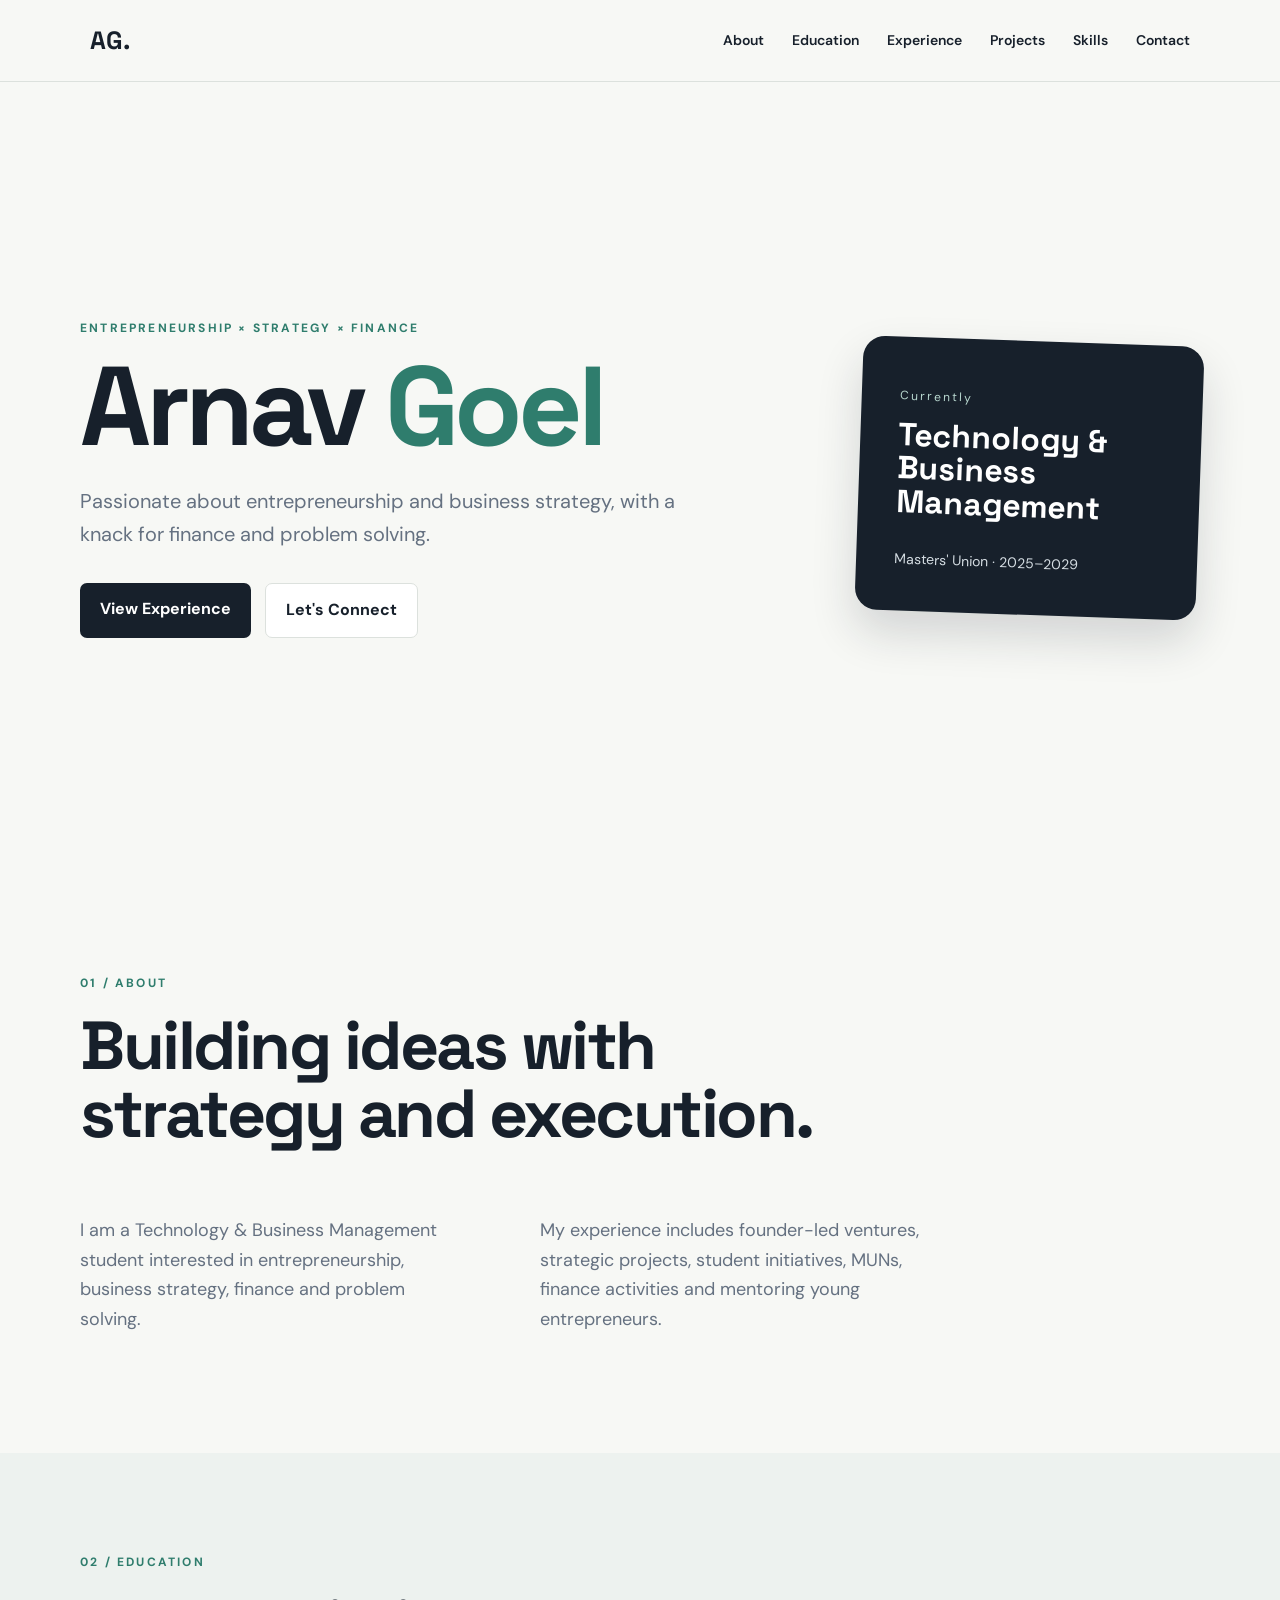
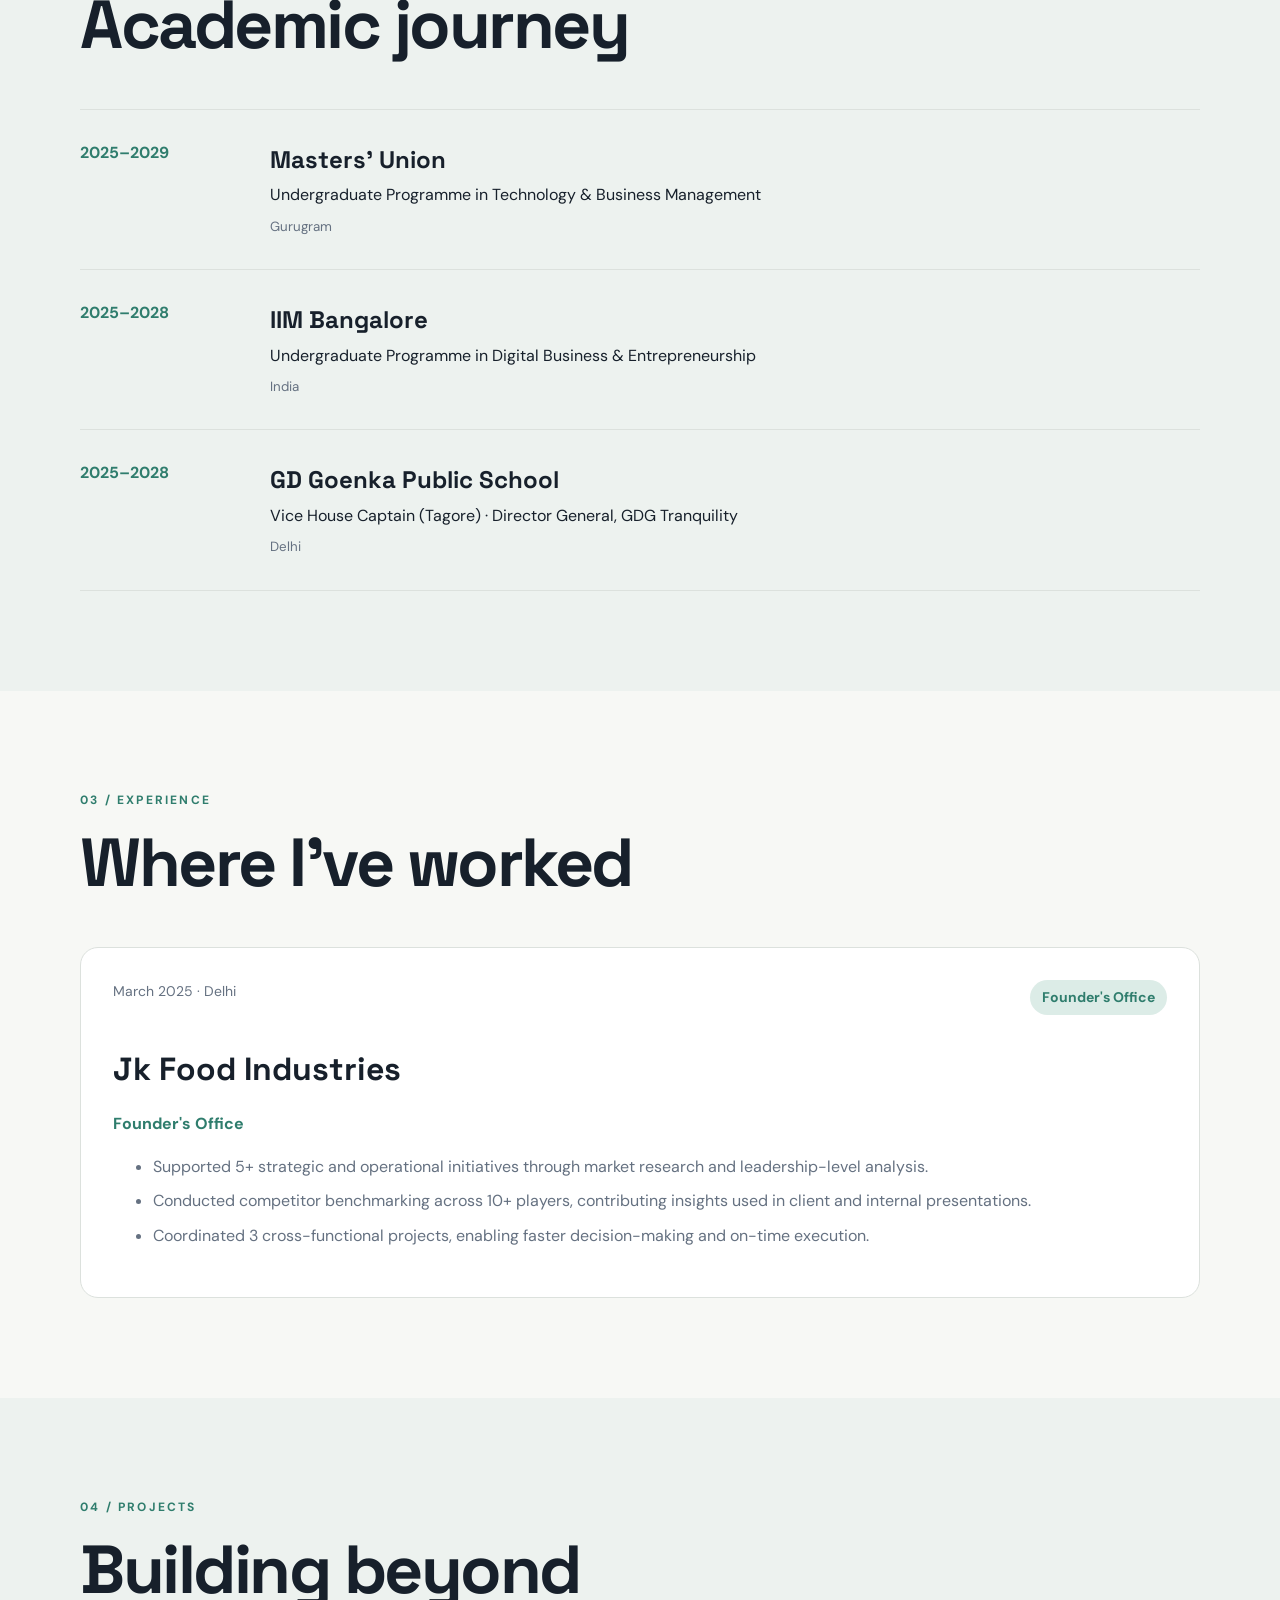
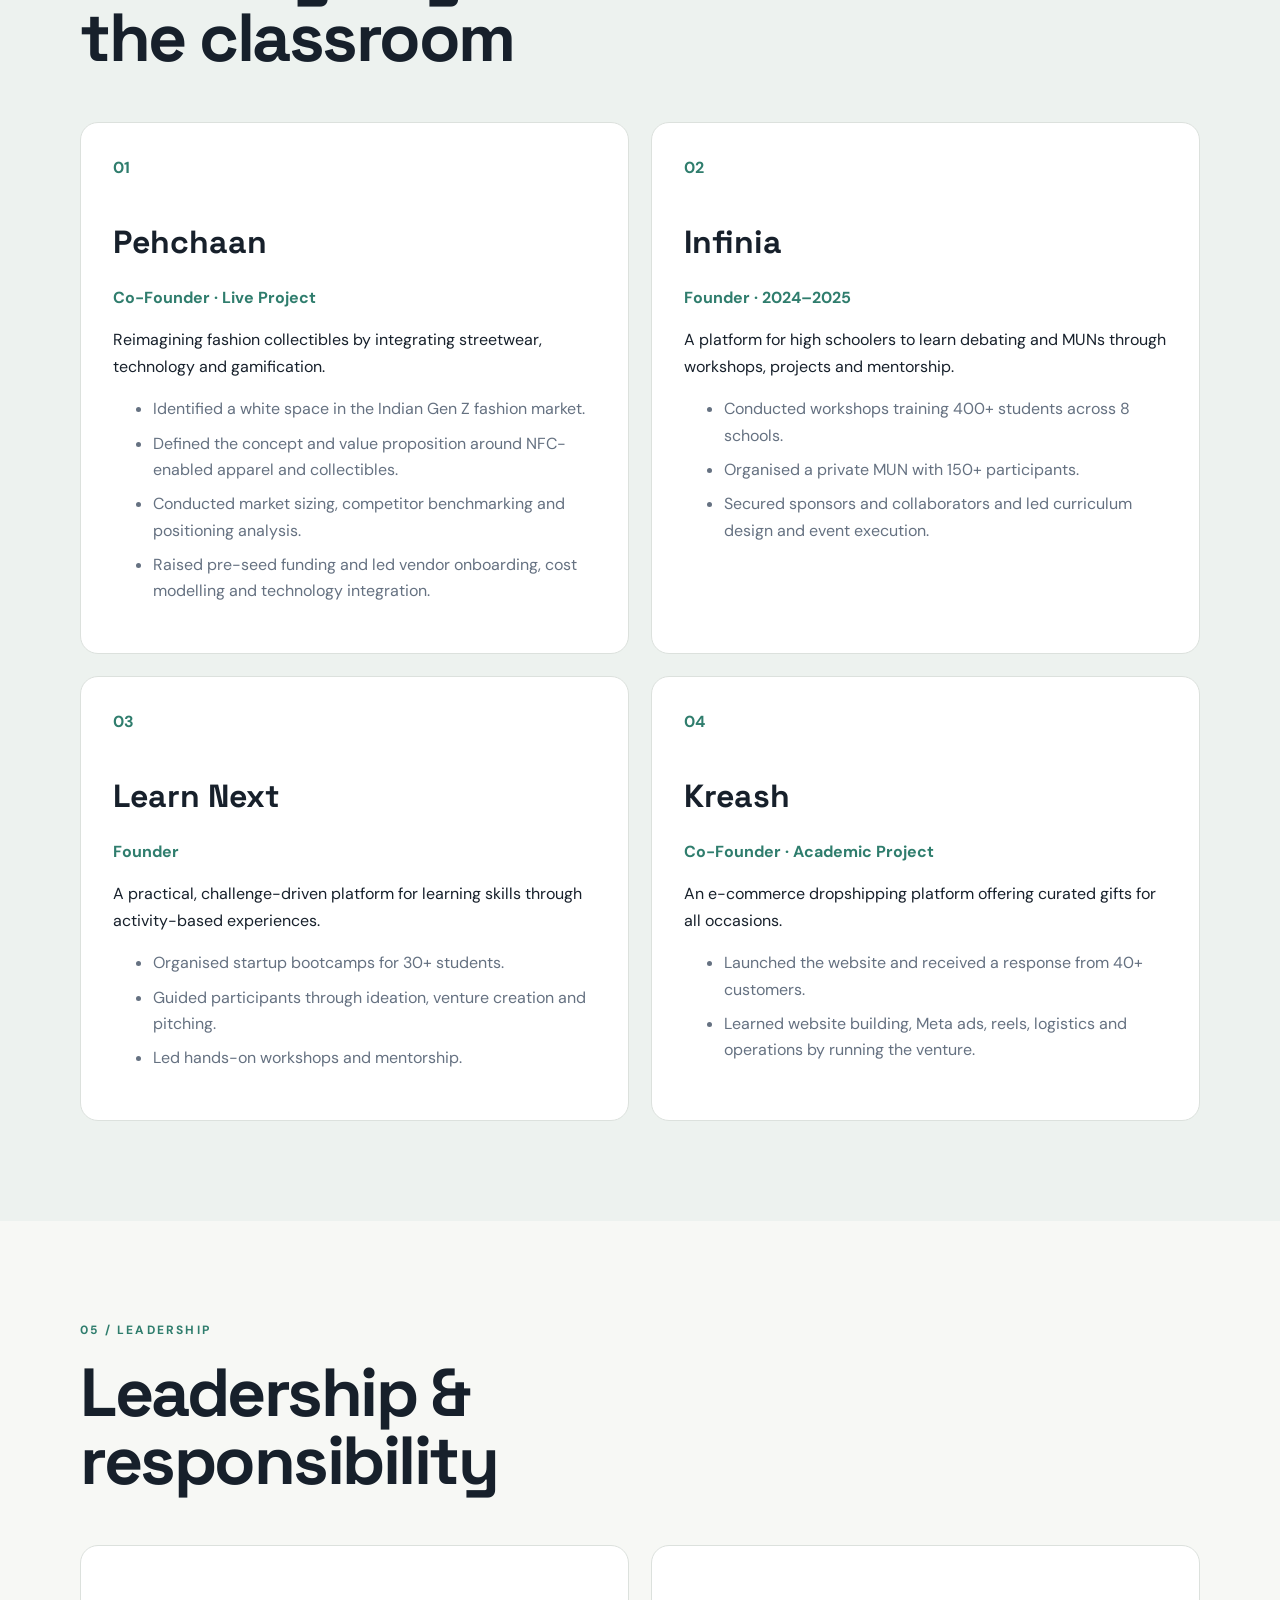
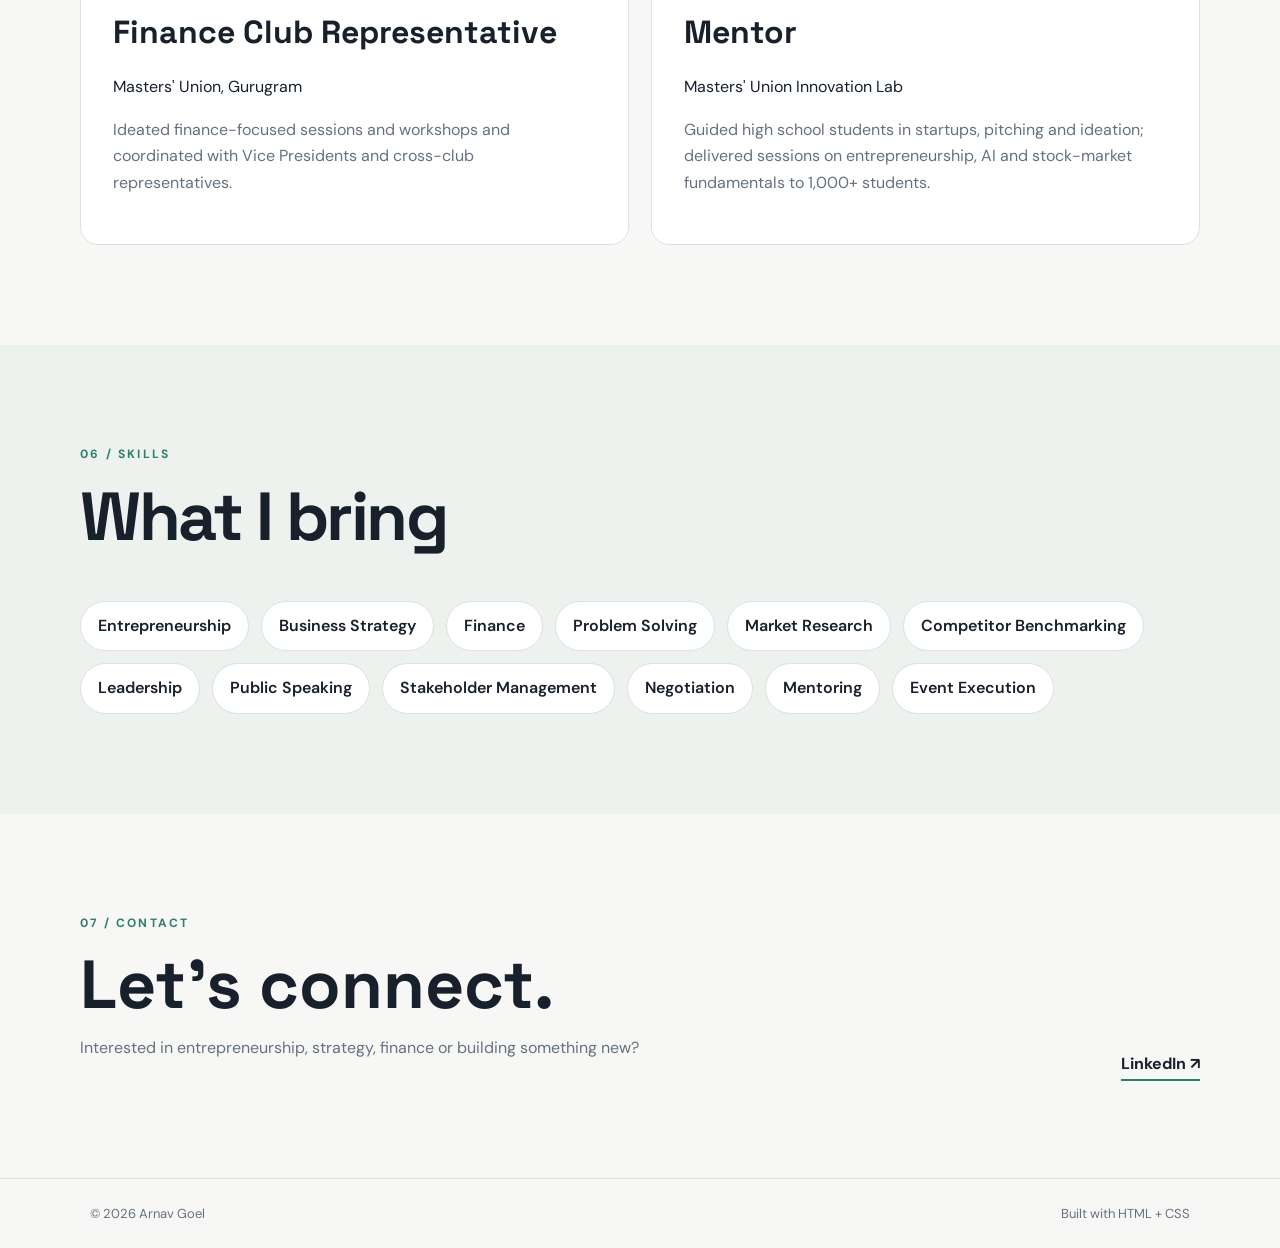
<file: index.html>
<!DOCTYPE html>
<html lang="en">
<head>
<meta charset="UTF-8">
<meta name="viewport" content="width=device-width, initial-scale=1.0">
<title>Arnav Goel | Business & Entrepreneurship</title>
<link rel="stylesheet" href="style.css">
</head>
<body>
<header class="navbar">
<a class="logo" href="#home">AG.</a>
<nav><a href="#about">About</a><a href="#education">Education</a><a href="#experience">Experience</a><a href="#projects">Projects</a><a href="#skills">Skills</a><a href="#contact">Contact</a></nav>
</header>
<main>
<section id="home" class="hero">
<div><p class="eyebrow">ENTREPRENEURSHIP × STRATEGY × FINANCE</p><h1>Arnav <span>Goel</span></h1><p class="intro">Passionate about entrepreneurship and business strategy, with a knack for finance and problem solving.</p><div class="actions"><a class="btn primary" href="#experience">View Experience</a><a class="btn secondary" href="#contact">Let's Connect</a></div></div>
<aside class="hero-card"><p>Currently</p><h2>Technology &amp;<br>Business<br>Management</h2><span>Masters' Union · 2025–2029</span></aside>
</section>
<section id="about" class="section"><p class="eyebrow">01 / ABOUT</p><h2 class="section-title">Building ideas with<br>strategy and execution.</h2><div class="two-col"><p>I am a Technology &amp; Business Management student interested in entrepreneurship, business strategy, finance and problem solving.</p><p>My experience includes founder-led ventures, strategic projects, student initiatives, MUNs, finance activities and mentoring young entrepreneurs.</p></div></section>
<section id="education" class="section shaded"><p class="eyebrow">02 / EDUCATION</p><h2 class="section-title">Academic journey</h2><div class="timeline">
<article><span>2025–2029</span><div><h3>Masters' Union</h3><p>Undergraduate Programme in Technology &amp; Business Management</p><small>Gurugram</small></div></article>
<article><span>2025–2028</span><div><h3>IIM Bangalore</h3><p>Undergraduate Programme in Digital Business &amp; Entrepreneurship</p><small>India</small></div></article>
<article><span>2025–2028</span><div><h3>GD Goenka Public School</h3><p>Vice House Captain (Tagore) · Director General, GDG Tranquility</p><small>Delhi</small></div></article>
</div></section>
<section id="experience" class="section"><p class="eyebrow">03 / EXPERIENCE</p><h2 class="section-title">Where I've worked</h2><article class="card"><div class="card-meta"><span>March 2025 · Delhi</span><b>Founder's Office</b></div><h3>Jk Food Industries</h3><p class="role">Founder's Office</p><ul><li>Supported 5+ strategic and operational initiatives through market research and leadership-level analysis.</li><li>Conducted competitor benchmarking across 10+ players, contributing insights used in client and internal presentations.</li><li>Coordinated 3 cross-functional projects, enabling faster decision-making and on-time execution.</li></ul></article></section>
<section id="projects" class="section shaded"><p class="eyebrow">04 / PROJECTS</p><h2 class="section-title">Building beyond<br>the classroom</h2><div class="project-grid">
<article class="project"><span>01</span><h3>Pehchaan</h3><p class="role">Co-Founder · Live Project</p><p>Reimagining fashion collectibles by integrating streetwear, technology and gamification.</p><ul><li>Identified a white space in the Indian Gen Z fashion market.</li><li>Defined the concept and value proposition around NFC-enabled apparel and collectibles.</li><li>Conducted market sizing, competitor benchmarking and positioning analysis.</li><li>Raised pre-seed funding and led vendor onboarding, cost modelling and technology integration.</li></ul></article>
<article class="project"><span>02</span><h3>Infinia</h3><p class="role">Founder · 2024–2025</p><p>A platform for high schoolers to learn debating and MUNs through workshops, projects and mentorship.</p><ul><li>Conducted workshops training 400+ students across 8 schools.</li><li>Organised a private MUN with 150+ participants.</li><li>Secured sponsors and collaborators and led curriculum design and event execution.</li></ul></article>
<article class="project"><span>03</span><h3>Learn Next</h3><p class="role">Founder</p><p>A practical, challenge-driven platform for learning skills through activity-based experiences.</p><ul><li>Organised startup bootcamps for 30+ students.</li><li>Guided participants through ideation, venture creation and pitching.</li><li>Led hands-on workshops and mentorship.</li></ul></article>
<article class="project"><span>04</span><h3>Kreash</h3><p class="role">Co-Founder · Academic Project</p><p>An e-commerce dropshipping platform offering curated gifts for all occasions.</p><ul><li>Launched the website and received a response from 40+ customers.</li><li>Learned website building, Meta ads, reels, logistics and operations by running the venture.</li></ul></article>
</div></section>
<section class="section"><p class="eyebrow">05 / LEADERSHIP</p><h2 class="section-title">Leadership &amp;<br>responsibility</h2><div class="lead-grid"><article><h3>Finance Club Representative</h3><p>Masters' Union, Gurugram</p><p>Ideated finance-focused sessions and workshops and coordinated with Vice Presidents and cross-club representatives.</p></article><article><h3>Mentor</h3><p>Masters' Union Innovation Lab</p><p>Guided high school students in startups, pitching and ideation; delivered sessions on entrepreneurship, AI and stock-market fundamentals to 1,000+ students.</p></article></div></section>
<section id="skills" class="section shaded"><p class="eyebrow">06 / SKILLS</p><h2 class="section-title">What I bring</h2><div class="skills"><span>Entrepreneurship</span><span>Business Strategy</span><span>Finance</span><span>Problem Solving</span><span>Market Research</span><span>Competitor Benchmarking</span><span>Leadership</span><span>Public Speaking</span><span>Stakeholder Management</span><span>Negotiation</span><span>Mentoring</span><span>Event Execution</span></div></section>
<section id="contact" class="contact"><div><p class="eyebrow">07 / CONTACT</p><h2>Let's connect.</h2><p>Interested in entrepreneurship, strategy, finance or building something new?</p></div><div class="contact-links"><a href="https://www.linkedin.com/" target="_blank">LinkedIn ↗</a></div></section>
</main>
<footer><span>© 2026 Arnav Goel</span><span>Built with HTML + CSS</span></footer>
</body>
</html>
</file>
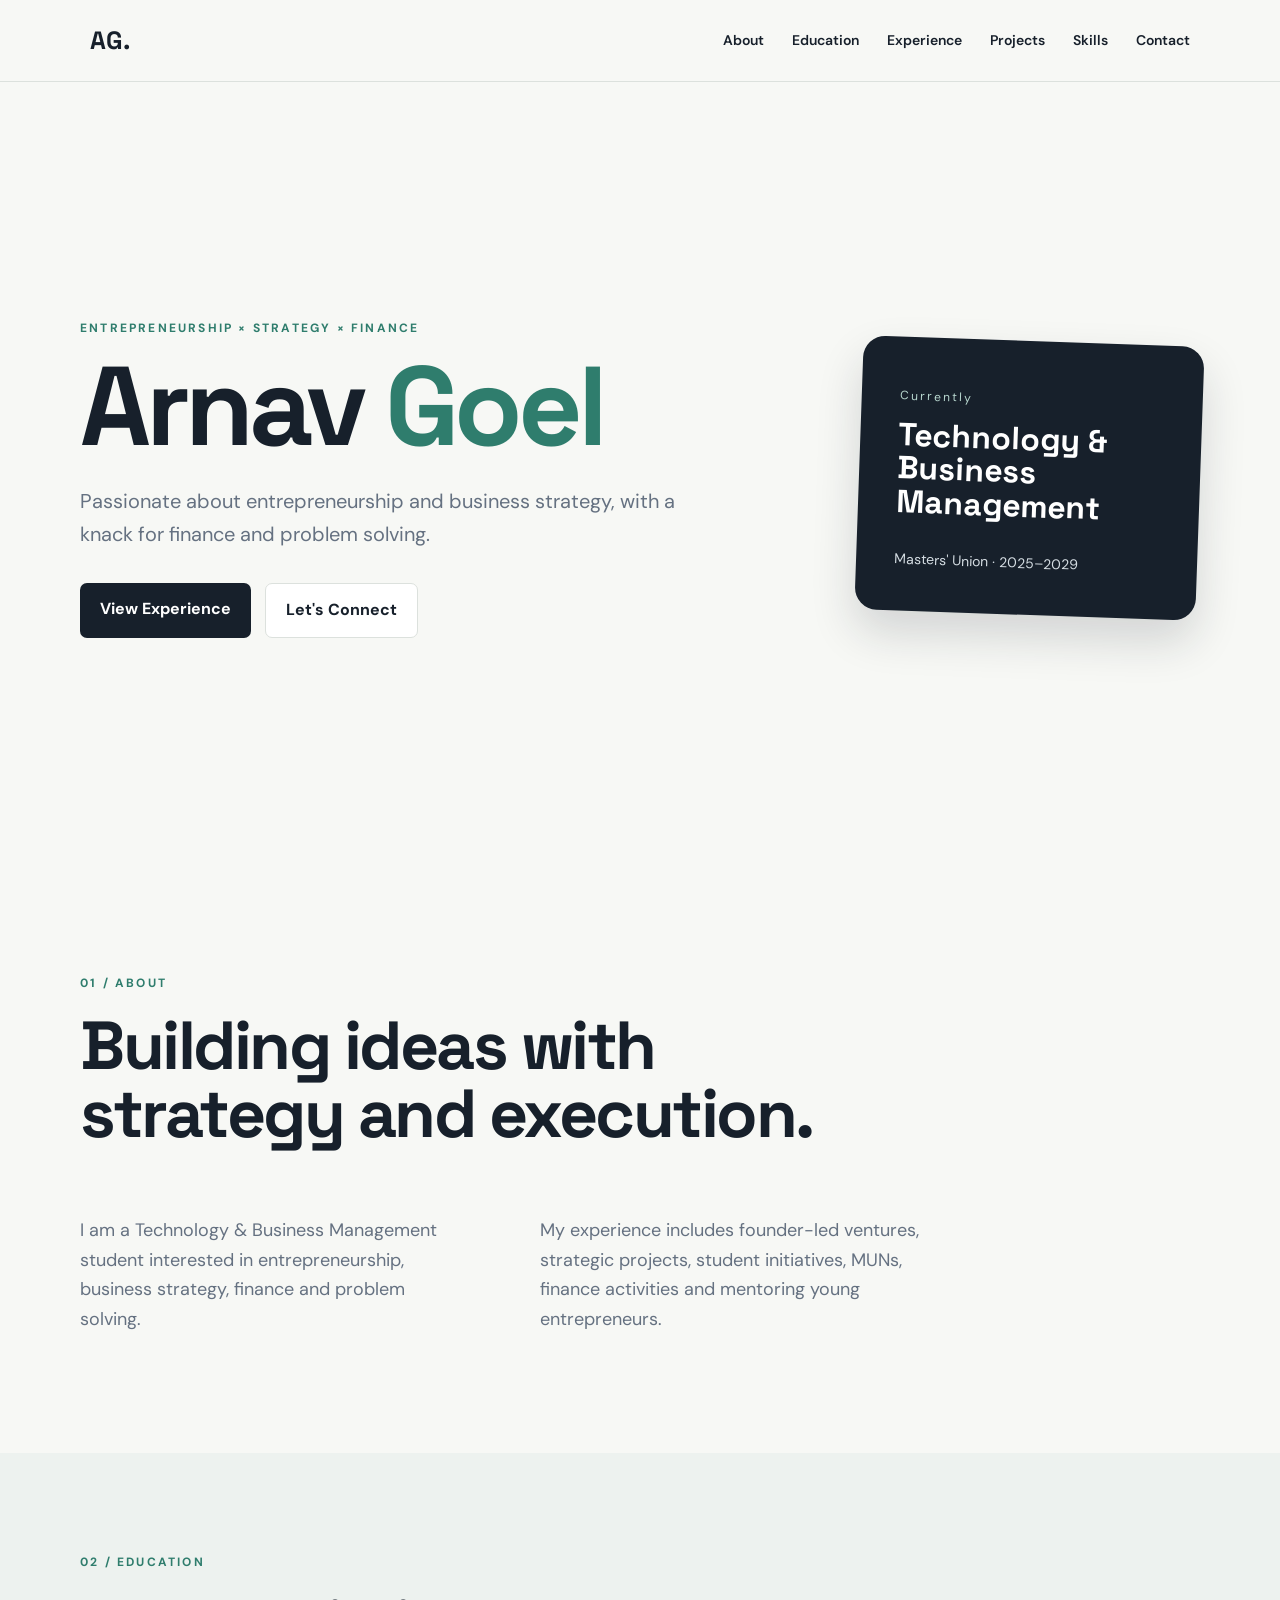
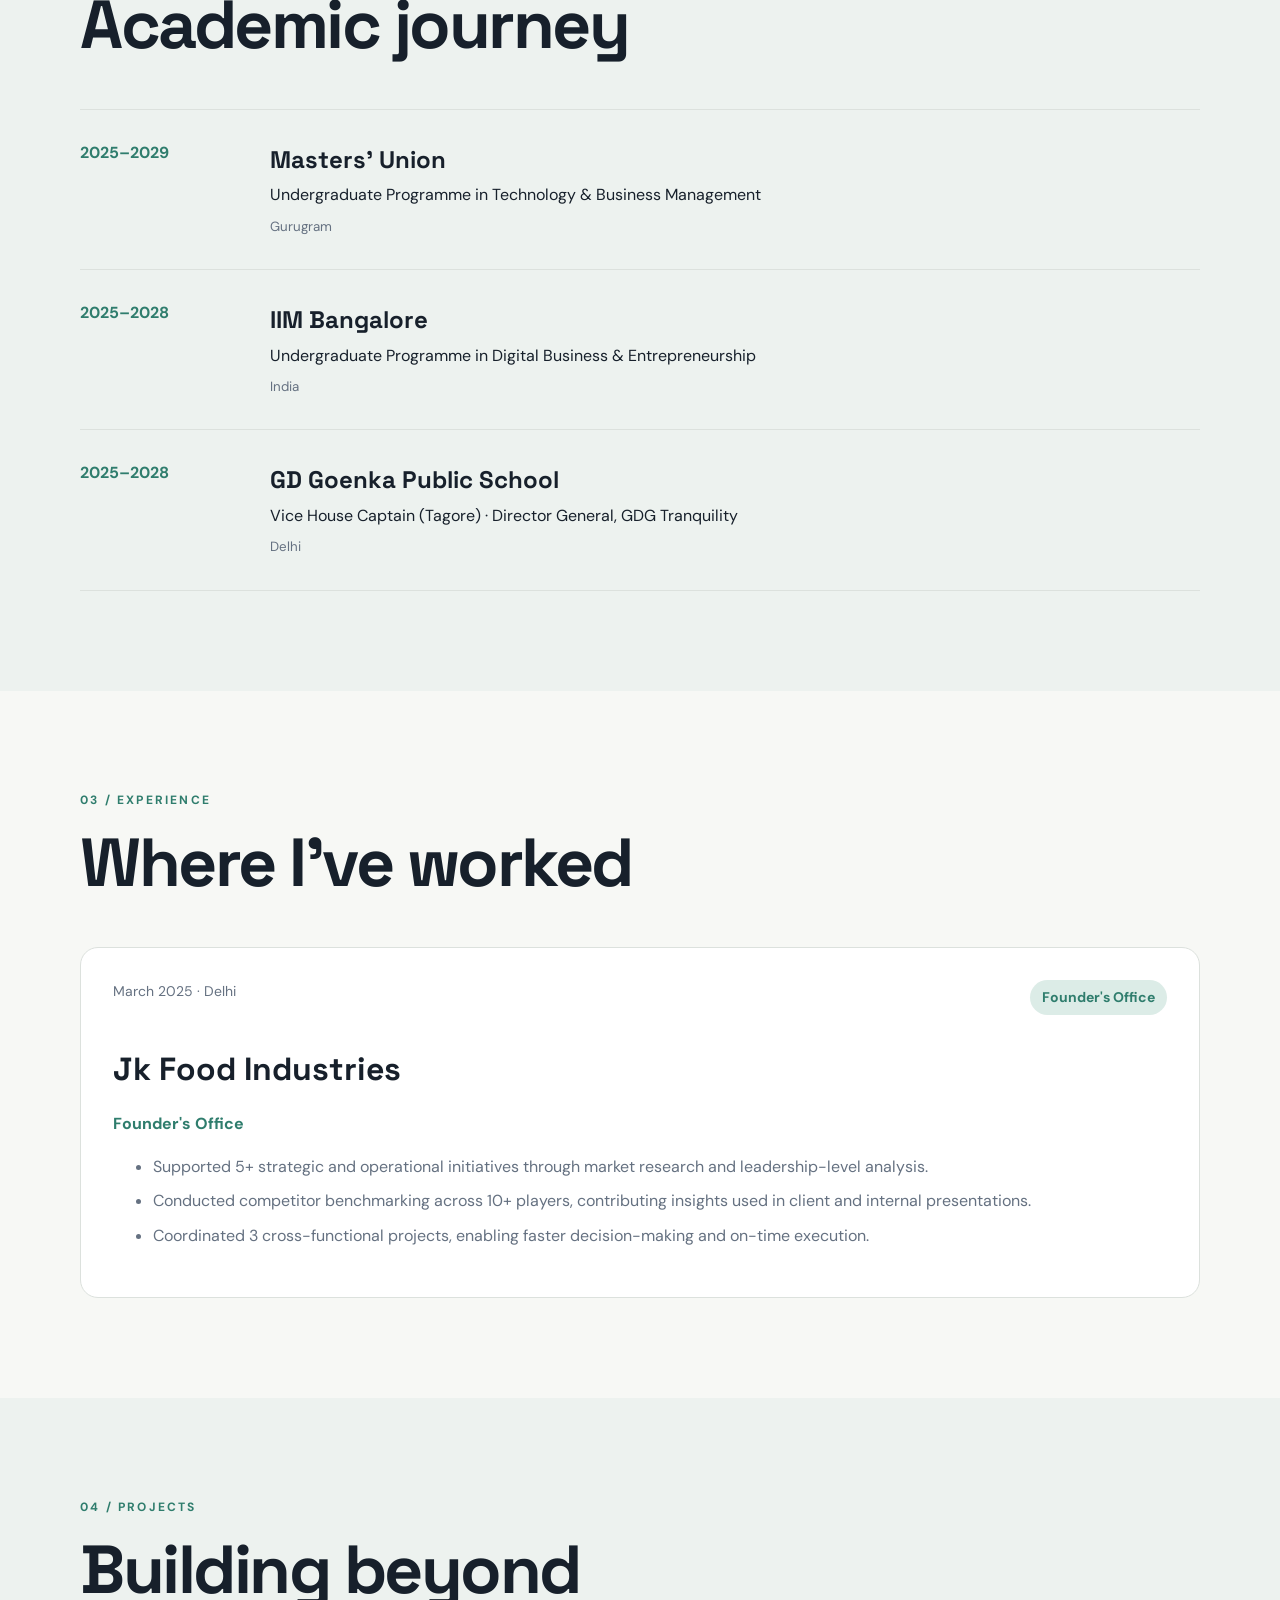
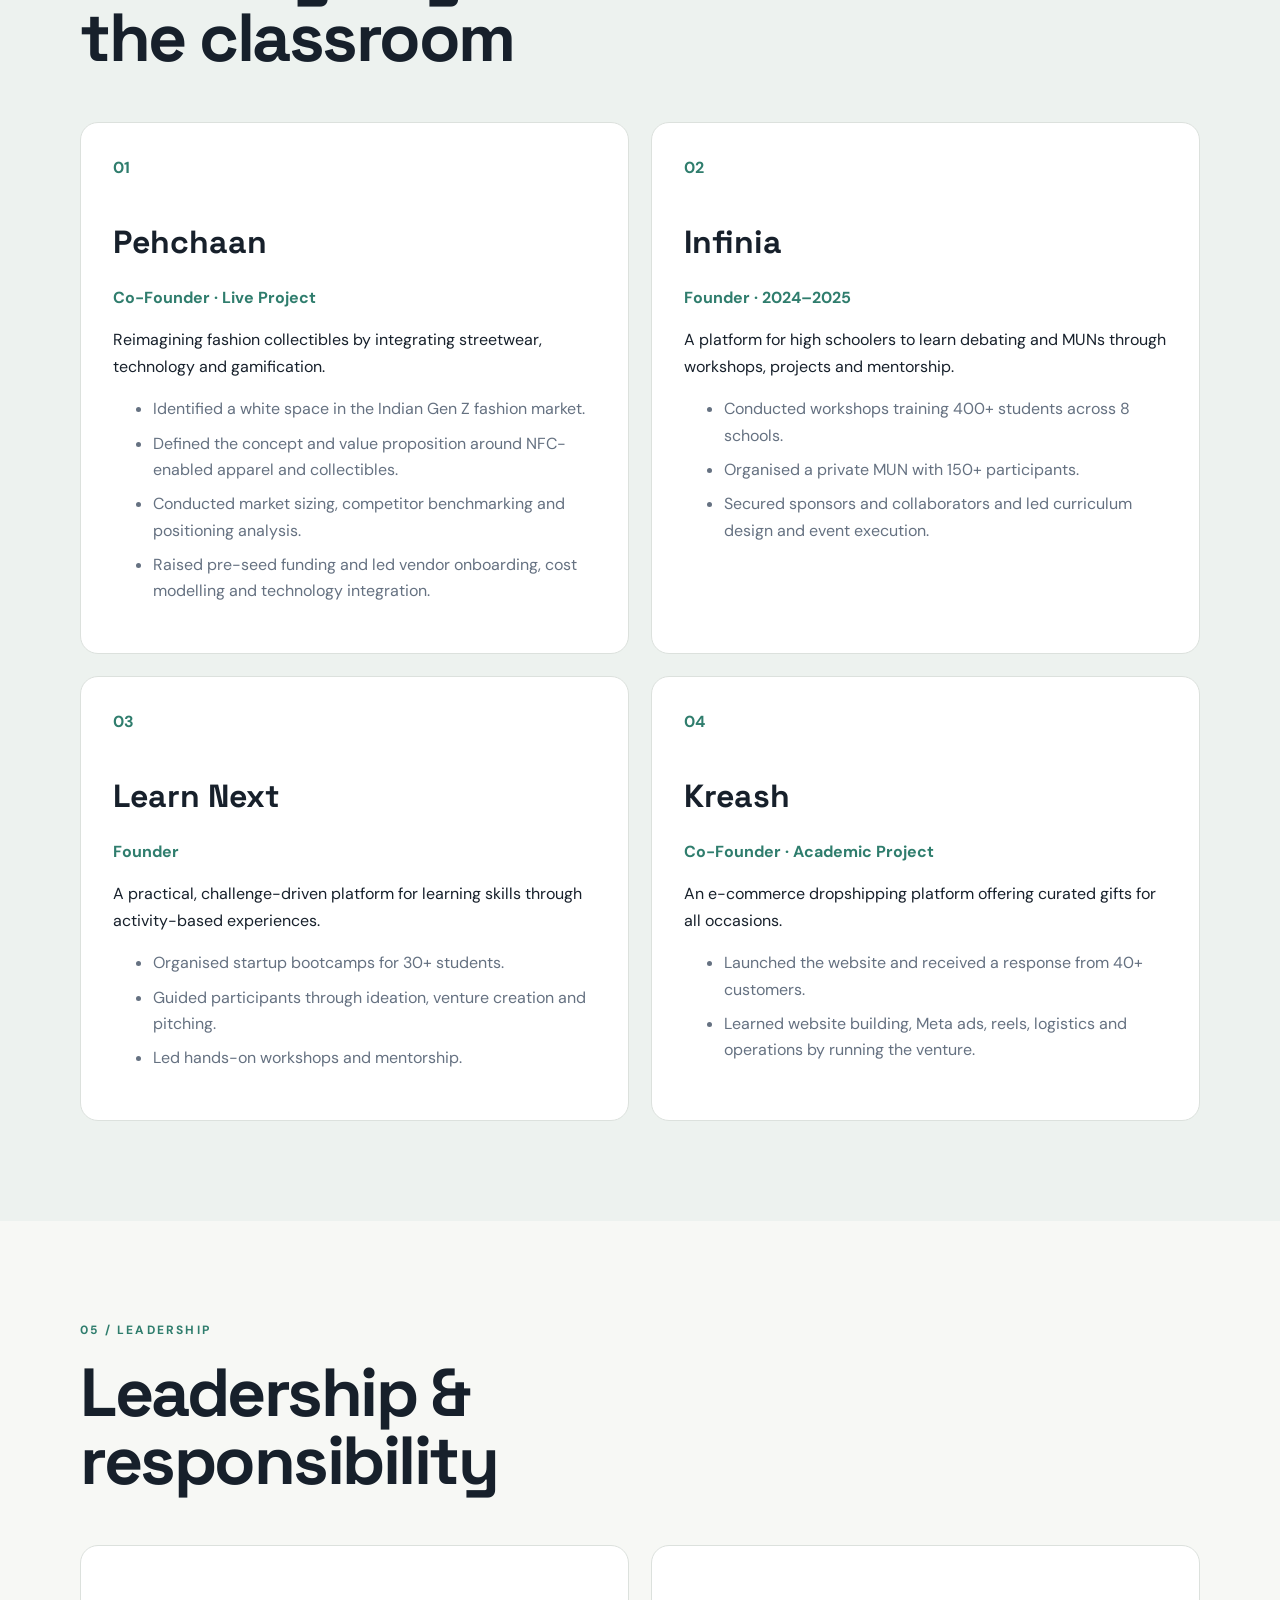
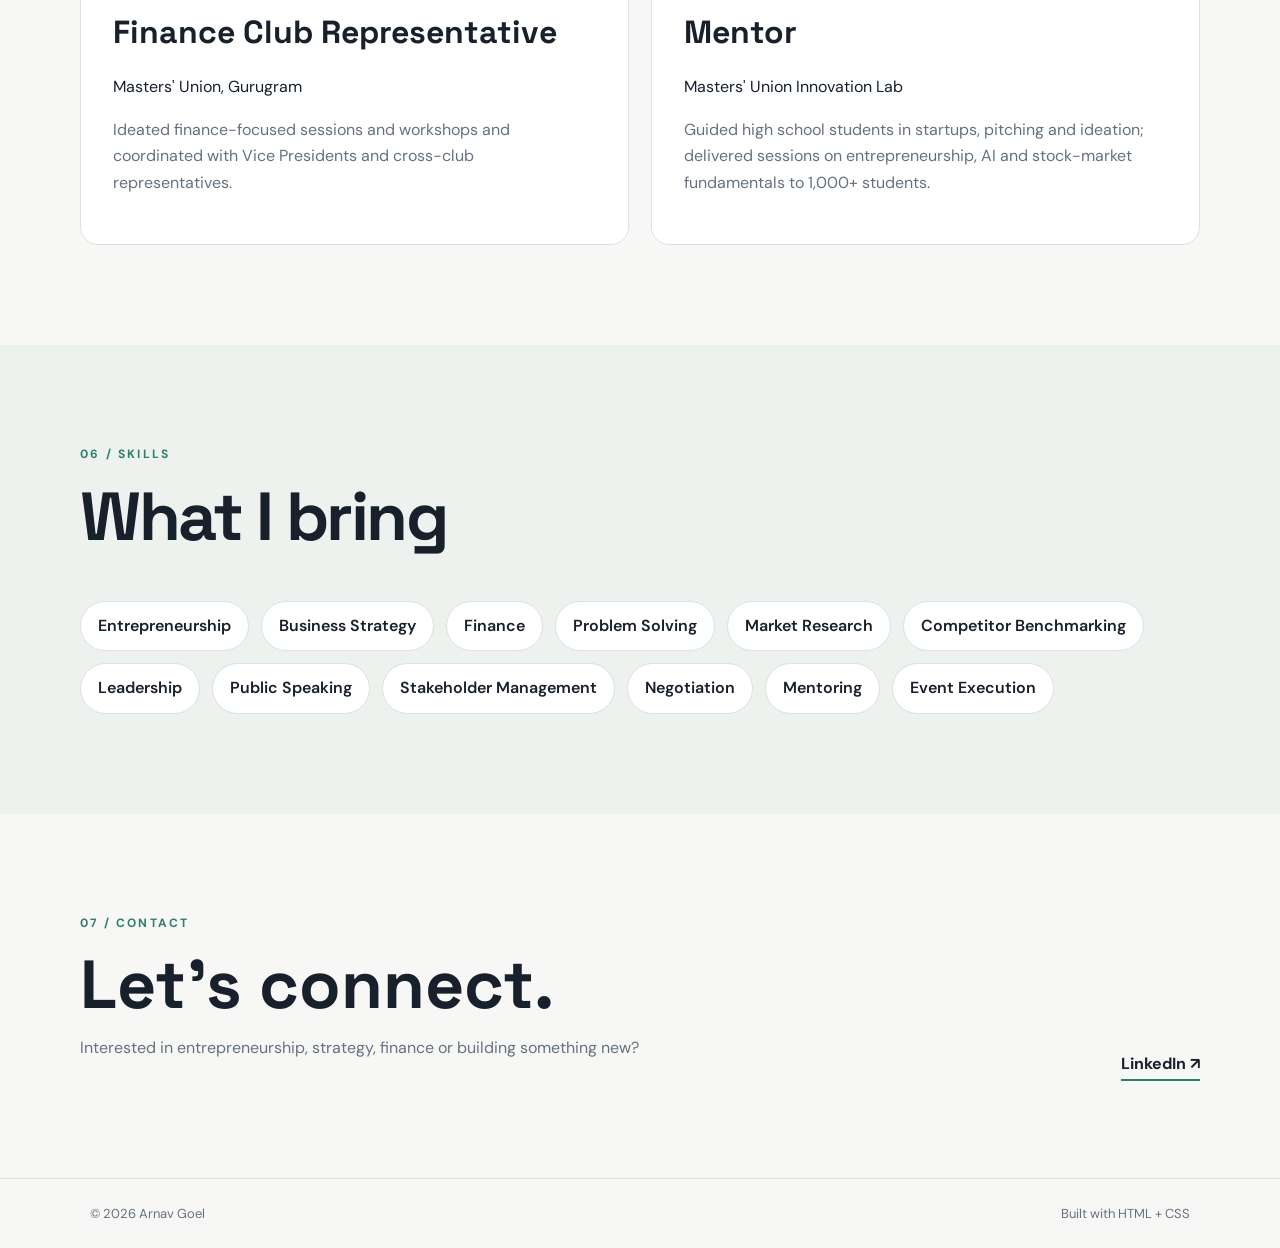
<file: index (1).html>
<!DOCTYPE html>
<html lang="en">
<head>
<meta charset="UTF-8">
<meta name="viewport" content="width=device-width, initial-scale=1.0">
<title>Arnav Goel | Business & Entrepreneurship</title>
<link rel="stylesheet" href="style.css">
</head>
<body>
<header class="navbar">
<a class="logo" href="#home">AG.</a>
<nav><a href="#about">About</a><a href="#education">Education</a><a href="#experience">Experience</a><a href="#projects">Projects</a><a href="#skills">Skills</a><a href="#contact">Contact</a></nav>
</header>
<main>
<section id="home" class="hero">
<div><p class="eyebrow">ENTREPRENEURSHIP × STRATEGY × FINANCE</p><h1>Arnav <span>Goel</span></h1><p class="intro">Passionate about entrepreneurship and business strategy, with a knack for finance and problem solving.</p><div class="actions"><a class="btn primary" href="#experience">View Experience</a><a class="btn secondary" href="#contact">Let's Connect</a></div></div>
<aside class="hero-card"><p>Currently</p><h2>Technology &amp;<br>Business<br>Management</h2><span>Masters' Union · 2025–2029</span></aside>
</section>
<section id="about" class="section"><p class="eyebrow">01 / ABOUT</p><h2 class="section-title">Building ideas with<br>strategy and execution.</h2><div class="two-col"><p>I am a Technology &amp; Business Management student interested in entrepreneurship, business strategy, finance and problem solving.</p><p>My experience includes founder-led ventures, strategic projects, student initiatives, MUNs, finance activities and mentoring young entrepreneurs.</p></div></section>
<section id="education" class="section shaded"><p class="eyebrow">02 / EDUCATION</p><h2 class="section-title">Academic journey</h2><div class="timeline">
<article><span>2025–2029</span><div><h3>Masters' Union</h3><p>Undergraduate Programme in Technology &amp; Business Management</p><small>Gurugram</small></div></article>
<article><span>2025–2028</span><div><h3>IIM Bangalore</h3><p>Undergraduate Programme in Digital Business &amp; Entrepreneurship</p><small>India</small></div></article>
<article><span>2025–2028</span><div><h3>GD Goenka Public School</h3><p>Vice House Captain (Tagore) · Director General, GDG Tranquility</p><small>Delhi</small></div></article>
</div></section>
<section id="experience" class="section"><p class="eyebrow">03 / EXPERIENCE</p><h2 class="section-title">Where I've worked</h2><article class="card"><div class="card-meta"><span>March 2025 · Delhi</span><b>Founder's Office</b></div><h3>Jk Food Industries</h3><p class="role">Founder's Office</p><ul><li>Supported 5+ strategic and operational initiatives through market research and leadership-level analysis.</li><li>Conducted competitor benchmarking across 10+ players, contributing insights used in client and internal presentations.</li><li>Coordinated 3 cross-functional projects, enabling faster decision-making and on-time execution.</li></ul></article></section>
<section id="projects" class="section shaded"><p class="eyebrow">04 / PROJECTS</p><h2 class="section-title">Building beyond<br>the classroom</h2><div class="project-grid">
<article class="project"><span>01</span><h3>Pehchaan</h3><p class="role">Co-Founder · Live Project</p><p>Reimagining fashion collectibles by integrating streetwear, technology and gamification.</p><ul><li>Identified a white space in the Indian Gen Z fashion market.</li><li>Defined the concept and value proposition around NFC-enabled apparel and collectibles.</li><li>Conducted market sizing, competitor benchmarking and positioning analysis.</li><li>Raised pre-seed funding and led vendor onboarding, cost modelling and technology integration.</li></ul></article>
<article class="project"><span>02</span><h3>Infinia</h3><p class="role">Founder · 2024–2025</p><p>A platform for high schoolers to learn debating and MUNs through workshops, projects and mentorship.</p><ul><li>Conducted workshops training 400+ students across 8 schools.</li><li>Organised a private MUN with 150+ participants.</li><li>Secured sponsors and collaborators and led curriculum design and event execution.</li></ul></article>
<article class="project"><span>03</span><h3>Learn Next</h3><p class="role">Founder</p><p>A practical, challenge-driven platform for learning skills through activity-based experiences.</p><ul><li>Organised startup bootcamps for 30+ students.</li><li>Guided participants through ideation, venture creation and pitching.</li><li>Led hands-on workshops and mentorship.</li></ul></article>
<article class="project"><span>04</span><h3>Kreash</h3><p class="role">Co-Founder · Academic Project</p><p>An e-commerce dropshipping platform offering curated gifts for all occasions.</p><ul><li>Launched the website and received a response from 40+ customers.</li><li>Learned website building, Meta ads, reels, logistics and operations by running the venture.</li></ul></article>
</div></section>
<section class="section"><p class="eyebrow">05 / LEADERSHIP</p><h2 class="section-title">Leadership &amp;<br>responsibility</h2><div class="lead-grid"><article><h3>Finance Club Representative</h3><p>Masters' Union, Gurugram</p><p>Ideated finance-focused sessions and workshops and coordinated with Vice Presidents and cross-club representatives.</p></article><article><h3>Mentor</h3><p>Masters' Union Innovation Lab</p><p>Guided high school students in startups, pitching and ideation; delivered sessions on entrepreneurship, AI and stock-market fundamentals to 1,000+ students.</p></article></div></section>
<section id="skills" class="section shaded"><p class="eyebrow">06 / SKILLS</p><h2 class="section-title">What I bring</h2><div class="skills"><span>Entrepreneurship</span><span>Business Strategy</span><span>Finance</span><span>Problem Solving</span><span>Market Research</span><span>Competitor Benchmarking</span><span>Leadership</span><span>Public Speaking</span><span>Stakeholder Management</span><span>Negotiation</span><span>Mentoring</span><span>Event Execution</span></div></section>
<section id="contact" class="contact"><div><p class="eyebrow">07 / CONTACT</p><h2>Let's connect.</h2><p>Interested in entrepreneurship, strategy, finance or building something new?</p></div><div class="contact-links"><a href="https://www.linkedin.com/" target="_blank">LinkedIn ↗</a></div></section>
</main>
<footer><span>© 2026 Arnav Goel</span><span>Built with HTML + CSS</span></footer>
</body>
</html>
</file>
<file: style.css>
@import url('https://fonts.googleapis.com/css2?family=DM+Sans:wght@400;500;600;700&family=Space+Grotesk:wght@500;600;700&display=swap');
:root{--ink:#17202b;--muted:#657181;--accent:#2f7d6d;--accent-soft:#dcece7;--bg:#f7f8f5;--paper:#fff;--line:#dce1dd;--shade:#edf2ef}
*{box-sizing:border-box}html{scroll-behavior:smooth}body{margin:0;background:var(--bg);color:var(--ink);font-family:"DM Sans",sans-serif;line-height:1.65}a{color:inherit}
.navbar{position:sticky;top:0;z-index:20;display:flex;align-items:center;justify-content:space-between;padding:20px 7%;background:rgba(247,248,245,.94);backdrop-filter:blur(10px);border-bottom:1px solid var(--line)}
.logo{font-family:"Space Grotesk";font-size:25px;font-weight:700;text-decoration:none}nav{display:flex;gap:28px}nav a{text-decoration:none;font-weight:600;font-size:14px;position:relative}nav a::after{content:"";position:absolute;left:0;bottom:-7px;width:0;height:2px;background:var(--accent);transition:.25s}nav a:hover::after{width:100%}
.hero{min-height:88vh;display:grid;grid-template-columns:1.35fr .65fr;align-items:center;gap:70px;max-width:1180px;margin:auto;padding:80px 30px}.eyebrow{font-size:12px;letter-spacing:2.2px;font-weight:700;color:var(--accent);margin:0 0 18px}h1,h2,h3{margin-top:0}h1{font-family:"Space Grotesk";font-size:clamp(64px,9vw,112px);line-height:.9;letter-spacing:-5px;margin-bottom:28px}h1 span{color:var(--accent)}.intro{font-size:20px;max-width:650px;color:var(--muted)}.actions{display:flex;gap:14px;margin-top:32px}.btn{padding:13px 20px;border-radius:7px;text-decoration:none;font-weight:700;transition:.2s}.btn:hover{transform:translateY(-3px)}.primary{background:var(--ink);color:#fff}.secondary{background:var(--paper);border:1px solid var(--line)}
.hero-card{background:var(--ink);color:#fff;padding:38px;border-radius:22px;transform:rotate(2deg);box-shadow:0 22px 45px rgba(23,32,43,.16)}.hero-card p{font-size:12px;letter-spacing:2px;color:#b9d8d0}.hero-card h2{font-family:"Space Grotesk";font-size:32px;line-height:1.05}.hero-card span{color:#d5dde3;font-size:14px}
.section{max-width:1180px;margin:auto;padding:100px 30px}.shaded{max-width:none;background:var(--shade);padding-left:max(30px,calc((100vw - 1120px)/2));padding-right:max(30px,calc((100vw - 1120px)/2))}.section-title{font-family:"Space Grotesk";font-size:clamp(42px,6vw,68px);line-height:1;letter-spacing:-2.5px;margin-bottom:50px}.two-col{display:grid;grid-template-columns:1fr 1fr;gap:70px;max-width:850px;color:var(--muted);font-size:18px}
.timeline{border-top:1px solid var(--line)}.timeline article{display:grid;grid-template-columns:160px 1fr;gap:30px;padding:30px 0;border-bottom:1px solid var(--line)}.timeline article>span{font-weight:700;color:var(--accent)}.timeline h3{font-family:"Space Grotesk";font-size:24px;margin-bottom:3px}.timeline p{margin:0 0 4px}.timeline small{color:var(--muted)}
.card,.project,.lead-grid article{background:var(--paper);border:1px solid var(--line);border-radius:18px;padding:32px;transition:.25s}.card:hover,.project:hover,.lead-grid article:hover{transform:translateY(-5px);box-shadow:0 16px 35px rgba(23,32,43,.08)}.card-meta{display:flex;justify-content:space-between;gap:20px;color:var(--muted);font-size:14px}.card-meta b{background:var(--accent-soft);color:var(--accent);padding:6px 12px;border-radius:30px}.card h3,.project h3,.lead-grid h3{font-family:"Space Grotesk";font-size:32px;margin:28px 0 3px}.role{color:var(--accent);font-weight:700}.card li,.project li{margin-bottom:8px;color:var(--muted)}
.project-grid{display:grid;grid-template-columns:repeat(2,1fr);gap:22px}.project>span{display:inline-block;color:var(--accent);font-weight:700;margin-bottom:35px}.project h3{margin:0}.lead-grid{display:grid;grid-template-columns:1fr 1fr;gap:22px}.lead-grid article p:last-child{color:var(--muted)}
.skills{display:flex;flex-wrap:wrap;gap:12px}.skills span{background:var(--paper);border:1px solid var(--line);padding:11px 17px;border-radius:30px;font-weight:600;transition:.2s}.skills span:hover{background:var(--ink);color:#fff}
.contact{max-width:1180px;margin:auto;padding:100px 30px;display:flex;justify-content:space-between;align-items:end;gap:40px}.contact h2{font-family:"Space Grotesk";font-size:68px;line-height:1;margin-bottom:12px}.contact p:not(.eyebrow){color:var(--muted)}.contact-links a{font-weight:700;text-decoration:none;border-bottom:2px solid var(--accent);padding-bottom:5px}
footer{display:flex;justify-content:space-between;padding:24px 7%;border-top:1px solid var(--line);color:var(--muted);font-size:13px}
@media(max-width:800px){nav{gap:14px}nav a:nth-child(n+4){display:none}.hero{grid-template-columns:1fr;gap:40px;padding-top:65px}.two-col,.project-grid,.lead-grid{grid-template-columns:1fr}.timeline article{grid-template-columns:1fr;gap:8px}.contact{display:block}.contact h2{font-size:52px}}
</file>
